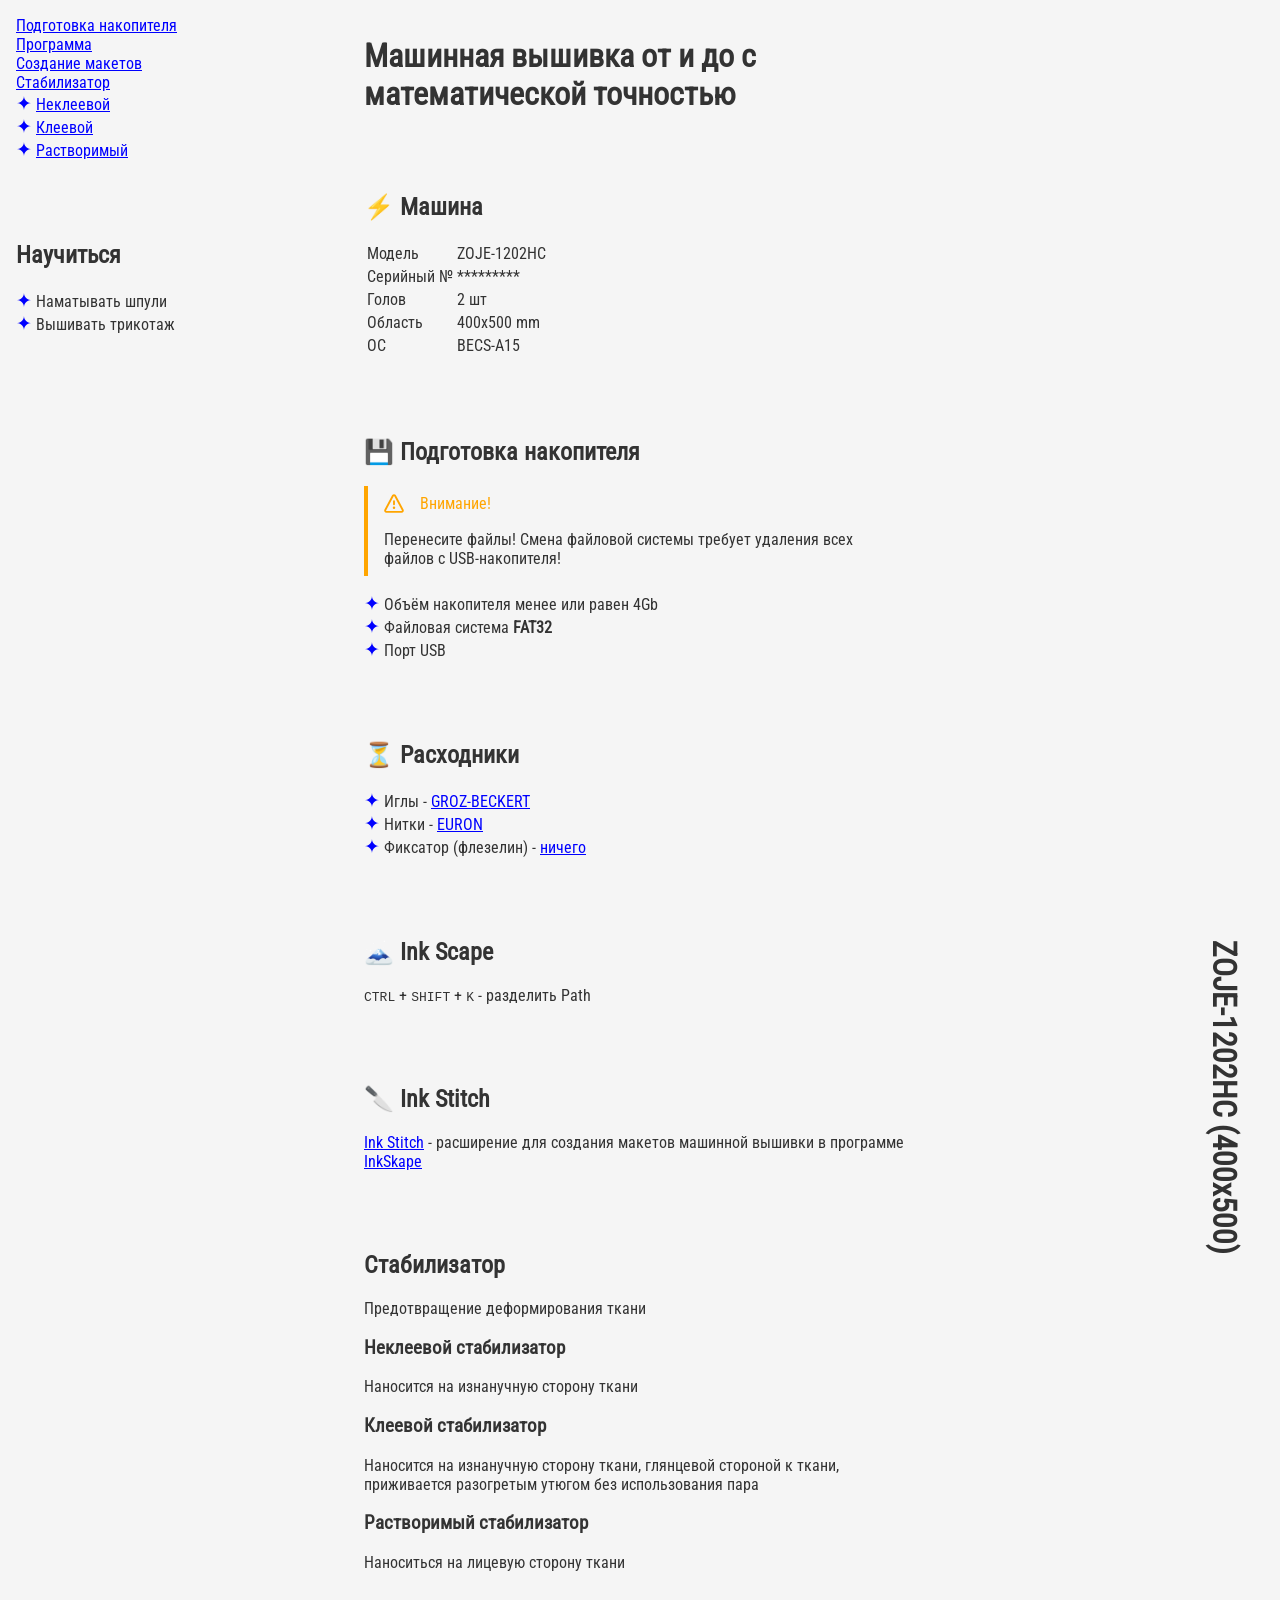
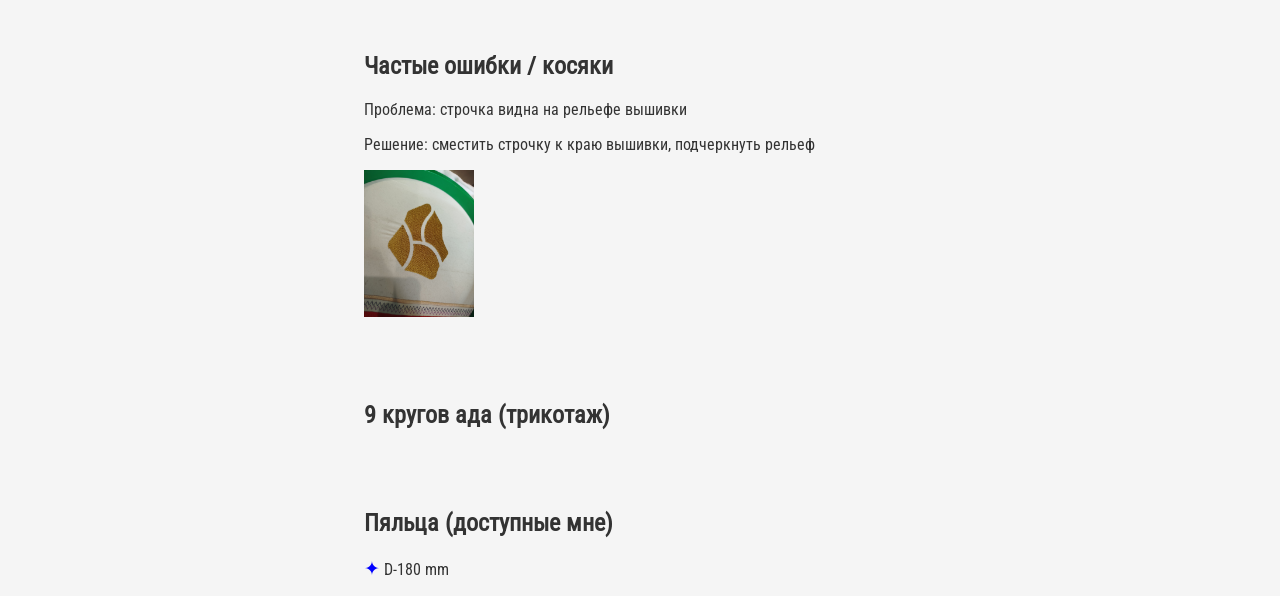
<file: index.html>
<!DOCTYPE html>
<html lang="ru">
<head>
    <meta charset="UTF-8">
    <meta name="viewport" content="width=device-width, initial-scale=1.0">
    <title>Мануал по вышивке</title>
    <!-- общие стили -->
    <link rel="stylesheet" href="css/main.css">
    <!-- уведомления / сноски -->
    <link rel="stylesheet" href="css/alert.css">
</head>
<body>
    <header>
        <nav>
            <ul>
                <li><a href="#usb">Подготовка накопителя</a></li>
                <li><a href="#inkscape">Программа</a></li>
                <li><a href="#">Создание макетов</a></li>
                <li><a href="#interlining">Стабилизатор</a>
                    <ul>
                        <li><a href="#">Неклеевой</a></li>
                        <li><a href="#">Клеевой</a></li>
                        <li><a href="#">Растворимый</a></li>
                    </ul>
                </li>
            </ul>
        </nav>

        <h2>Научиться</h2>
        <ul>
            <li>Наматывать шпули</li>
            <li>Вышивать трикотаж</li>
        </ul>
    </header>
    <main>
        <h1>Машинная вышивка от и до с математической точностью</h1>

        <h2>&#9889; Машина</h2>
        <table>
            <tbody>
                <tr>
                    <td>Модель</td>
                    <td>ZOJE-1202HC</td>
                </tr>
                <tr>
                    <td>Серийный №</td>
                    <td>*********</td>
                </tr>
                <tr>
                    <td>Голов</td>
                    <td>2 шт</td>
                </tr>
                <tr>
                    <td>Область</td>
                    <td>400x500 mm</td>
                </tr>
                <tr>
                    <td>OC</td>
                    <td>BECS-A15</td>
                </tr>
            </tbody>
        </table>
        <div id="poster"></div>

        <h2 id="usb">&#128190; Подготовка накопителя</h2>
        <div class="alert">
            <div class="icon"></div>
            <div class="title">Внимание!</div>
            <p>Перенесите файлы! Смена файловой системы требует удаления всех файлов с USB-накопителя!</p>
        </div>

        <ul>
            <li>Объём накопителя менее или равен 4Gb</li>
            <li>Файловая система <b>FAT32</b></li>
            <li>Порт USB</li>
        </ul>

        <h2>&#9203; Расходники</h2>
        <ul>
            <li>Иглы - <a href="https://portal.groz-beckert.com/germany/sewing/en/products/773232/detail">GROZ-BECKERT</a></li>
            <li>Нитки - <a href="https://www.euronitka.ru/products?selectedBrands[2]=Euron">EURON</a></li>
            <li>Фиксатор (флезелин) - <a href="#">ничего</a></li>
        </ul>

        <h2 id="inkscape">&#128507; Ink Scape</h2>
        <p><kbd>CTRL</kbd> + <kbd>SHIFT</kbd> + <kbd>K</kbd> - разделить Path</p>
        <p></p>

        <h2>&#128298; Ink Stitch</h2>
        <p><a href="https://inkstitch.org/">Ink Stitch</a> - расширение для создания макетов машинной вышивки в программе <a href="https://inkscape.org/">InkSkape</a></p>

        <h2 id="interlining">Стабилизатор</h2>
        <p>Предотвращение деформирования ткани</p>

        <h3>Неклеевой стабилизатор</h3>
        <p>Наносится на изнанучную сторону ткани</p>

        <h3>Клеевой стабилизатор</h3>
        <p>Наносится на изнанучную сторону ткани, глянцевой стороной к ткани, приживается разогретым утюгом без использования пара</p>

        <h3>Растворимый стабилизатор</h3>
        <p>Наноситься на лицевую сторону ткани</p>

        <h2>Частые ошибки / косяки</h2>
        <p>Проблема: строчка видна на рельефе вышивки</p>
        <p>Решение: сместить строчку к краю вышивки, подчеркнуть рельеф</p>
        <img src="img/error/1.jpg" alt="пример косяка">

        <h2>9 кругов ада (трикотаж)</h2>

        <h2>Пяльца (доступные мне)</h2>
        <ul>
            <li>D-180 mm</li>
        </ul>
    </main>
    <footer>
        <h1>ZOJE-1202HC (400x500)</h1>
    </footer>
</body>
</html>
</file>
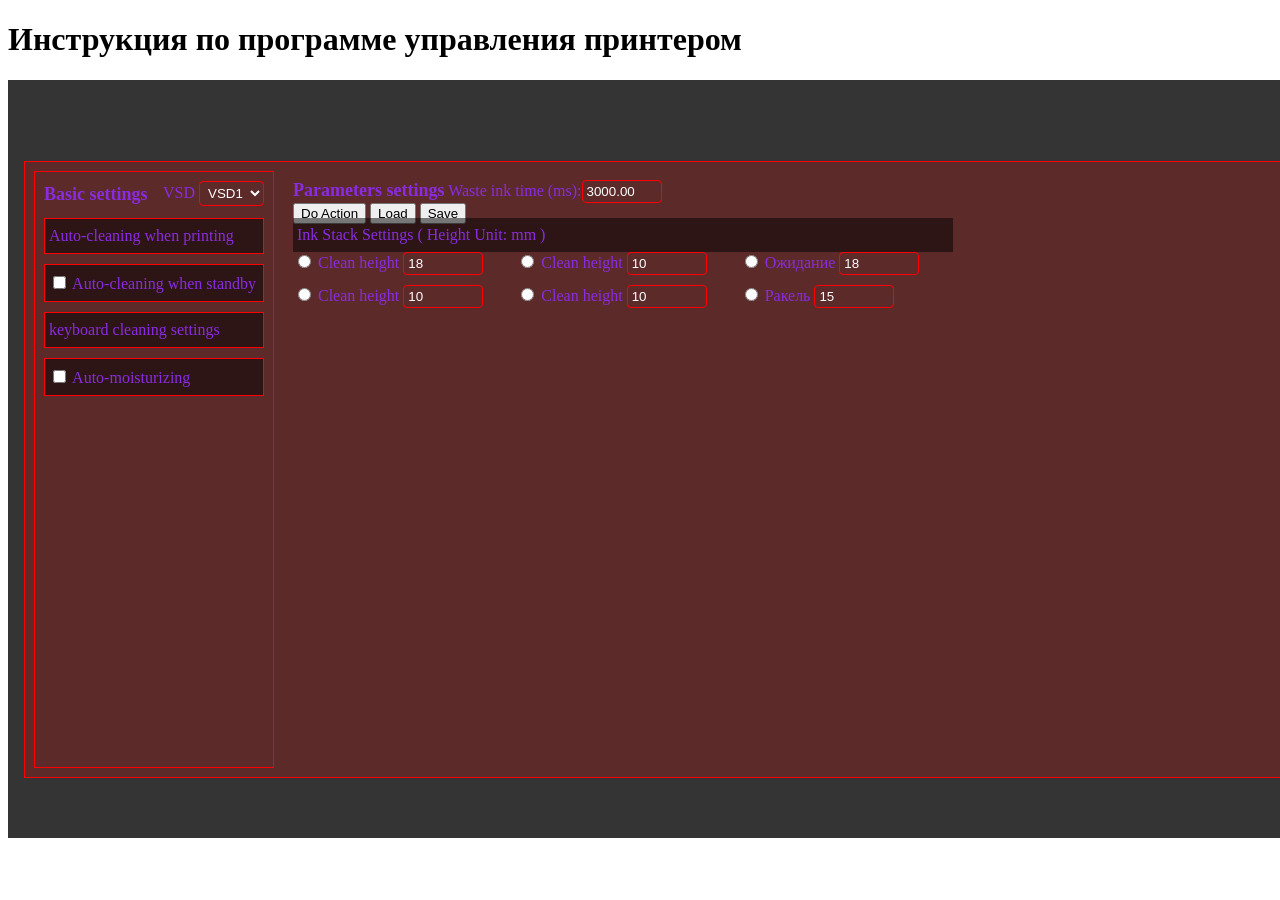
<file: page/dtf_print_manager/index.html>
<!DOCTYPE html>
<html lang="en">
<head>
    <meta charset="UTF-8">
    <meta name="viewport" content="width=device-width, initial-scale=1.0">
    <link rel="stylesheet" href="css/print-settings-clean.css">
    <title>Инструкция по PM</title>
</head>
<body>
    <h1>Инструкция по программе управления принтером</h1>
    <!-- 1380x758px -->
    <div id="print-settings-clean">
        <div id="tab-clean" class="bordered">
            <div class="bordered">
                <div>
                    <span class="area-title">Basic settings</span>
                    <div>
                        <label for="vsd-select">VSD</label>

                        <select name="vsd" id="vsd-select">
                            <option value="vsd1">VSD1</option>
                            <option value="vsd2">VSD2</option>
                            <option value="vsd3">VSD3</option>
                            <option value="vsd4">VSD4</option>
                        </select>
                    </div>
                </div>
                <div class="bordered">
                    <div class="title">Auto-cleaning when printing</div>
                </div>
                <div class="bordered">
                    <div class="title">
                        <input type="checkbox">
                        Auto-cleaning when standby
                    </div>
                </div>
                <div class="bordered">
                    <div class="title">keyboard cleaning settings</div>
                </div>
                <div class="bordered">
                    <div class="title">
                        <input type="checkbox">
                        Auto-moisturizing
                    </div>
                </div>
            </div>
            <div id="parameters-settings">
                <div>
                    <span class="area-title">Parameters settings</span>

                    <label for="">Waste ink time (ms):</label><input type="number" value="3000.00">

                    <div>
                        <button>Do Action</button>
                        <button>Load</button>
                        <button>Save</button>
                    </div>
                </div>
                <div>
                    <div class="title">Ink Stack Settings ( Height Unit: mm )</div>
                    <div id="ink-stack-settings">
                        <div>
                            <input type="radio">
                            <span>Clean height</span>
                            <input type="number" value="18">
                        </div>

                        <div>
                            <input type="radio">
                            <span>Clean height</span>
                            <input type="number" value="10">
                        </div>

                        <div title="Высота при простое принтера (0 - 24 (крайнее значение) )">
                            <input type="radio">
                            <span>Ожидание</span>
                            <input type="number" value="18">
                        </div>

                        <div>
                            <input type="radio">
                            <span>Clean height</span>
                            <input type="number" value="10">
                        </div>

                        <div>
                            <input type="radio">
                            <span>Clean height</span>
                            <input type="number" value="10">
                        </div>

                        <div title="Высота, на которую поднимается ракель (0 - 15 (крайнее значение) )">
                            <input type="radio">
                            <span>Ракель</span>
                            <input type="number" value="15" >
                        </div>
                    </div>
                </div>
                <div></div>
                <div></div>
                <div></div>
                <div></div>
                <div></div>
            </div>
        </div>
    </div>
</body>
</html>
</file>
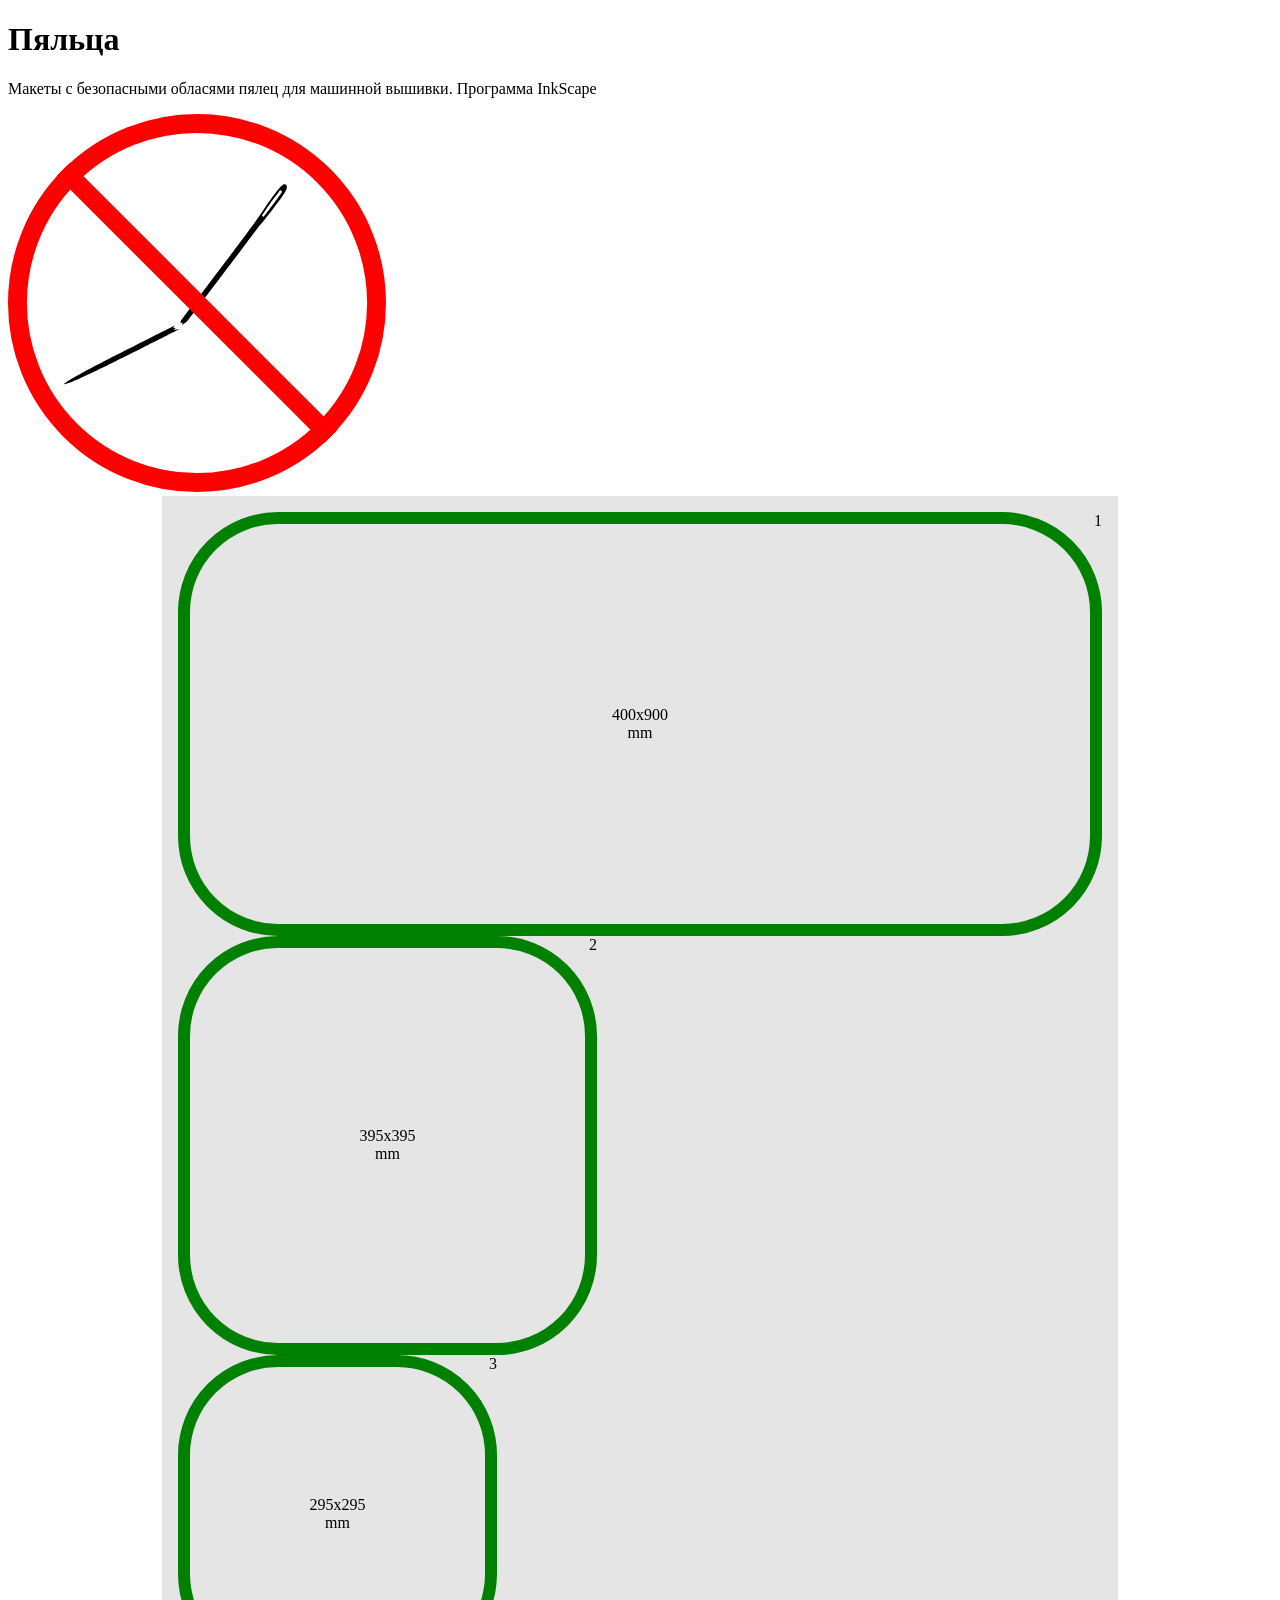
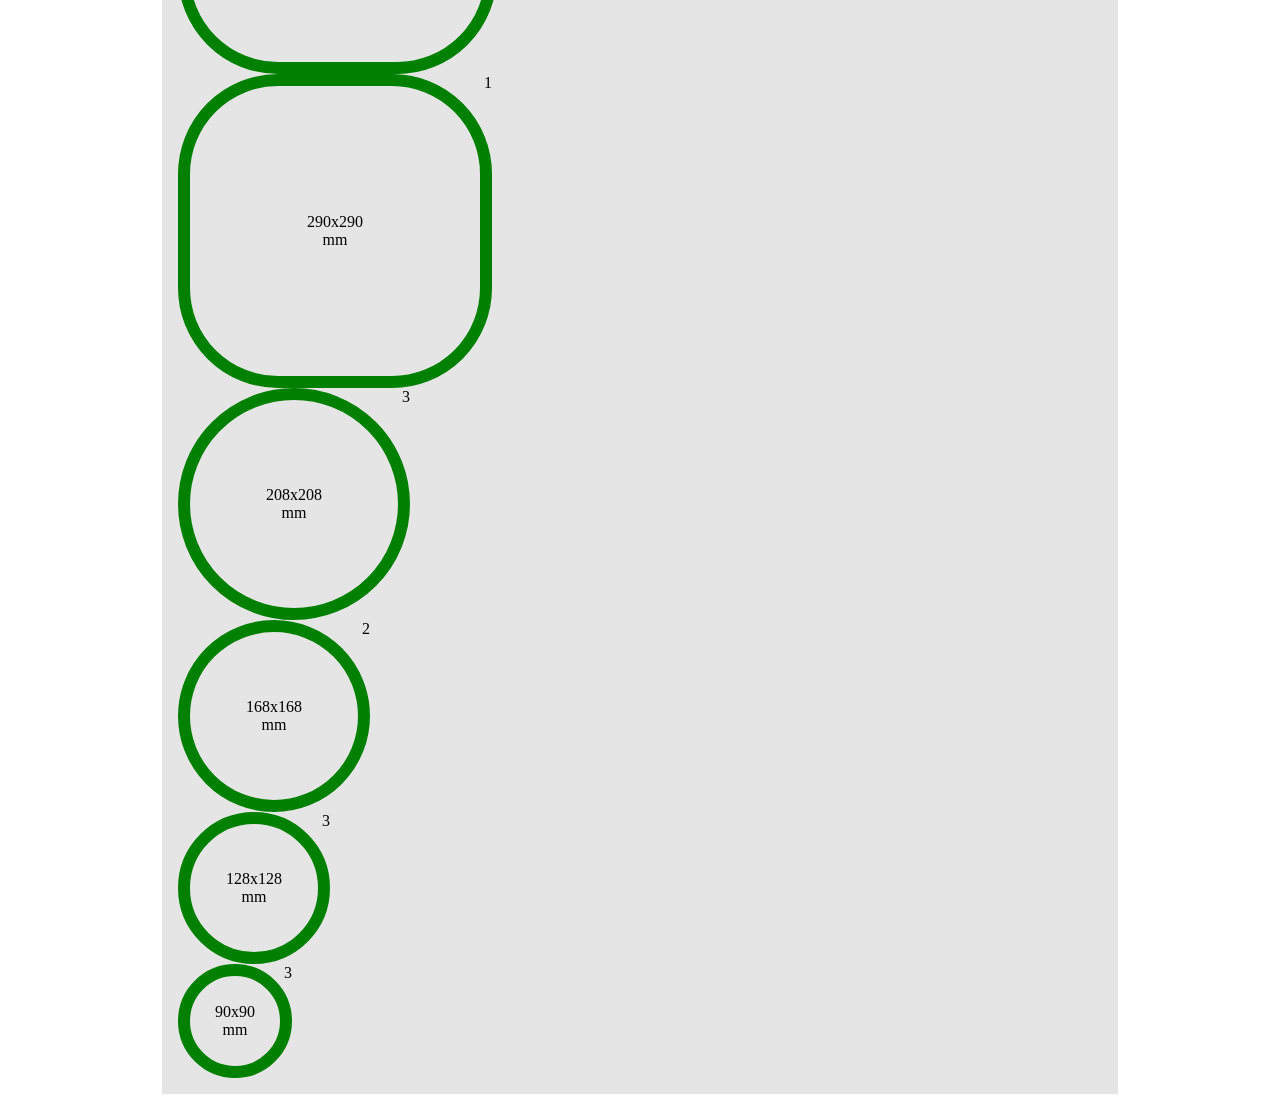
<file: page/frames/index.html>
<!DOCTYPE html>
<html lang="ru">
<head>
    <meta charset="UTF-8">
    <meta name="viewport" content="width=device-width, initial-scale=1.0">
    <link rel="stylesheet" href="style.css">
    <title>Пяльца</title>
</head>
<body>
    <header></header>
    <main>
        <h1>Пяльца</h1>
        <p>Макеты с безопасными обласями пялец для машинной вышивки. Программа InkScape</p>
        <img src="svg/not.svg" alt="Я запрещаю ломать вам иглы об пяльца">
        <div id="cluster"></div>
    </main>
    <footer></footer>
</body>

<script src="data.js"></script>

</html>
</file>
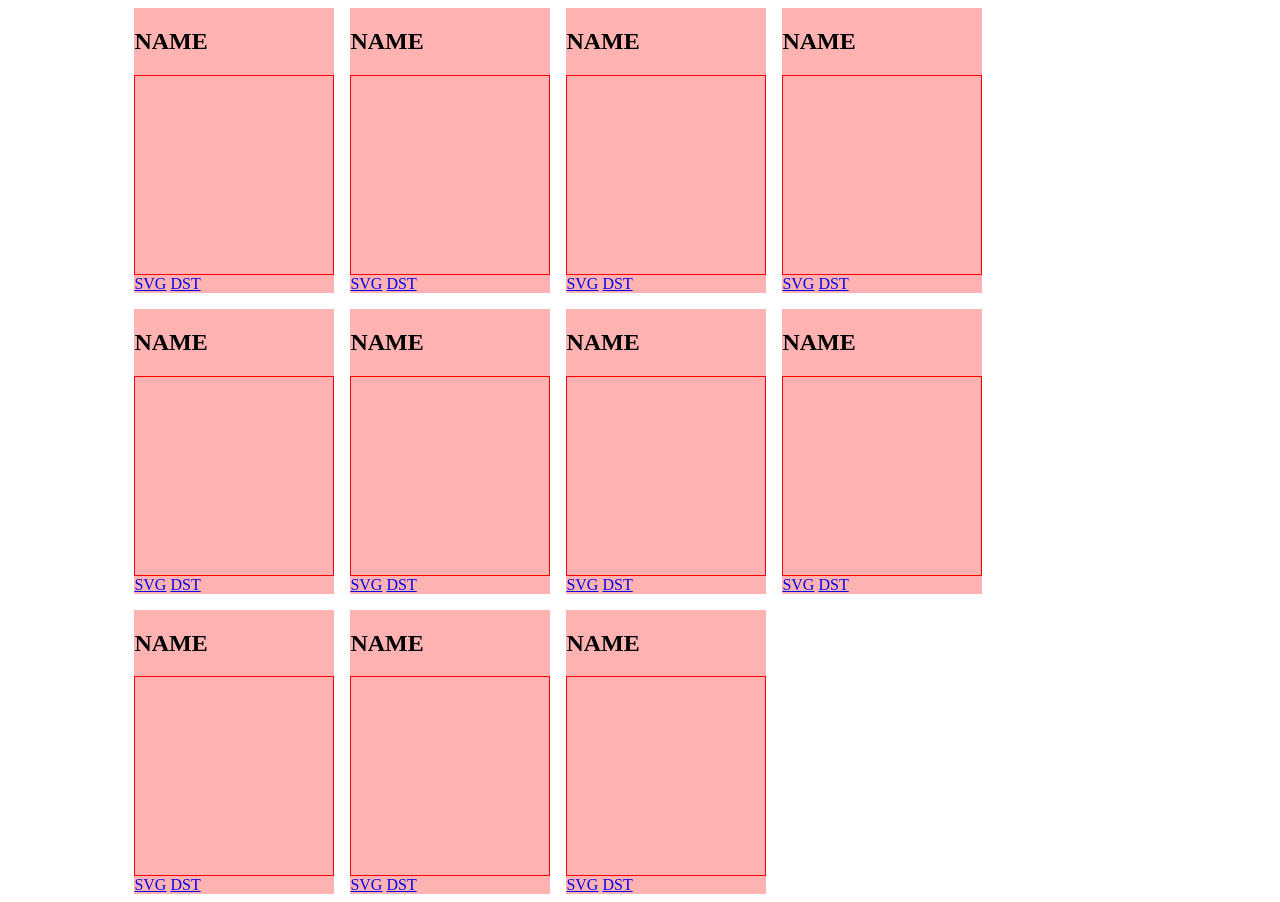
<file: page/storage/index.html>
<!DOCTYPE html>
<html lang="ru">
<head>
    <meta charset="UTF-8">
    <meta name="viewport" content="width=device-width, initial-scale=1.0">
    <link rel="stylesheet" href="style/main.css">
    <title>Хранилище макетов</title>
</head>
<body>
    <header></header>
    <main>
        <div id="cluster"></div>
    </main>
    <footer></footer>
</body>

<!-- построение кластера -->
<script src="script/builder.js"></script>

</html>
</file>
<file: css/main.css>
/* Светлая тема */
:root {
    --text-color: #333333;
    --bg-color: #F5F5F5;
    --a-color: blue;

    box-sizing: border-box;
}

/* Тёмная тема */
@media (prefers-color-scheme: dark) {
    :root {
        --text-color: #f5f5f5;
        --bg-color: #121212;
        --a-color: red;

        box-sizing: border-box;
    }
}

@font-face {
    font-family: 'RobotoCondensed'; /* Имя для использования в стилях */
    src: url('../font/RobotoCondensed/RobotoCondensed-VariableFont_wght.ttf') format('truetype');
    font-weight: 400; /* Начертание: 400=Regular, 700=Bold */
    font-style: normal; /* Стиль: normal или italic */
    font-display: swap; /* Защита от мигания текста */
}

/* Применить ко всему сайту */
::selection {
  background-color: var(--a-color);
  color: var(--text-color);
}

a {
    color: var(--a-color);

    &::selection {
        background-color: var(--a-color);
        color: var(--bg-color);
    }
}

/* выравнивание списков по левому краю */
ul {
    margin: 0;
    padding: 0;
    
    /* Перемещаем маркеры внутрь блока li */
    list-style-position: inside;
} li {
    margin: 0;
    padding: 0;
} li::marker {
    color: var(--a-color);       /* Цвет маркера */
    content: "\2726  ";        /* Заменяем точку на символ или эмодзи 🚀 */
    font-size: 1.2em;     /* Размер маркера */
}

html {
    scroll-behavior: smooth;
}

body {
    min-height: calc(100vh - 2rem);
    margin: 0;
    padding: 1rem;
    display: grid;
    gap: 3rem;
    grid-template-columns: 300px 1fr 300px;
    grid-template-areas: "header main footer";
    color: var(--text-color);
    font-family: 'RobotoCondensed', cursive;
    background-color: var(--bg-color);
}

header {
    height: 100vh;
    position: fixed;
    grid-area: header;

    & nav > ul {
        list-style: none; /* Убирает маркеры (точки) */
        margin: 0;        /* Убирает внешние отступы */
        padding: 0;       /* Убирает внутренние отступы */

        & > li::marker {
            content: "";        /* Заменяем точку на символ или эмодзи 🚀 */
        }
    }
} li {
    margin: 0;
    padding: 0;
} li::marker {
    color: var(--a-color);       /* Цвет маркера */
    content: "\2726  ";        /* Заменяем точку на символ или эмодзи 🚀 */
    font-size: 1.2em;     /* Размер маркера */
}

main {
    grid-area: main;
}

footer {
    grid-area: footer;
    text-align: center;
    -webkit-writing-mode: vertical-rl; /* Для Safari */
    writing-mode: vertical-rl; /* Справа налево, основной метод */
}

video {
    display: block;
    width: auto;
    margin: 0 auto;
    max-width: 100%;
    border: 2px solid #343434;
}

img {
    max-width: 20%;
}

h2 {
    margin-top: 5rem;
}
</file>
<file: css/alert.css>
.alert {
    --size: 20px;

    display: grid;
    grid-template-rows: var(--size) 1fr;
    grid-template-columns: var(--size) 1fr;
    gap: 1rem;
    border-left: 4px solid orange;
    padding: 8px 16px;
    margin: 1rem 0;

    & .icon {
        background-image: url(../svg/a.svg);
        background-position: center;
        background-repeat: no-repeat;
    }

    & .title {
        color: orange;
    }

    & p {
        margin: 0;;
        grid-column: span 2;
    }
}
</file>
<file: page/dtf_print_manager/css/print-settings-clean.css>
:root {
    box-sizing: border-box;
}

select,
input[type="number"] {
    max-width: 70px;
    padding: 3px 4px;
    color: white;
    background-color: transparent;
    border-radius: 4px;
    border-width: var(--border-width);
    border-style: solid;
    border-color: var(--border-color);
}

.title {
    padding: 8px 4px;
    background-color: rgba(0, 0, 0, .5);
}

#print-settings-clean {
    width: 1380px;
    height: 758px;
    background-color: #343434;
    /* background-image: url(../img/print_settings.png); */
    background-repeat: no-repeat;
    background-position: center;
    position: relative;
    color: blueviolet;
}

#print-settings-clean > #tab-clean {
    --width: 1348px;
    --height: 617px;
    --padding: 9px;
    --border-width: 1px;
    --border-color: rgba(255, 0, 0, 1);
    --background-color: rgba(255, 0, 0, .2);

    position: absolute;
    top: 81px;
    left: 16px;
    width: calc( var(--width) - var(--padding)*2 - var(--border-width)*2 );
    height: calc( var(--height) - var(--padding)*2 - var(--border-width)*2 );
    padding: var(--padding);

    display: grid;
    gap: 10px;
    grid-template-columns: 240px 1fr;

    background-color: var(--background-color);

    & > div {
        padding: inherit;
    }

    & > :first-child {
        display: flex;
        flex-wrap: wrap;
        align-content: flex-start;
        gap: 10px;

        & > div {width: 100%}

        & > :first-child {
            display: grid;
            grid-template-columns: 1fr auto;
        }
    }
}

.area-title {
    margin: 3px 0;
    font-size: 18px;
    font-weight: bolder;
}

.bordered {
    border-width: var(--border-width);
    border-style: solid;
    border-color: var(--border-color);
}

#parameters-settings {
    display: grid;
    gap: 10px;
    grid-template-columns: 660px 1fr;
    grid-template-rows: 28px 1fr 1fr 1fr;


    & > :first-child {
        grid-column: span 2;
    }
}

#ink-stack-settings {
    display: grid;
    gap: 10px;
    grid-template-columns: repeat(3, 1fr);
}
</file>
<file: page/frames/style.css>
:root {
    --border-width: 12px;
    --padding: 1rem;
}

#cluster {
    width: calc( 900px + var(--border-width) * 2 );
    padding: var(--padding);
    margin: 0 auto;
    gap: 1rem;
    background-color: rgba(0, 0, 0,.1);
}

.card {
    min-width: 90px;
    min-height: 90px;
    border: var(--border-width) solid green;
    border-radius: 100px;
    display: flex;
    justify-content: center;
    align-items: center;
    text-align: center;
    position: relative;

    &  > div:nth-child(2) {
        position: absolute;
        top: calc( var(--border-width) * -1);
        right: calc( var(--border-width) * -1);
    }
}

.circle {
    border-radius: 100%;
    height: auto;
    aspect-ratio: 1;
}
</file>
<file: page/storage/style/main.css>
#cluster {
    width: 80%;
    margin: auto;
    gap: 1rem;
    display: flex;
    flex-wrap: wrap;
    justify-content: flex-start;
}

.box {
    width: 200px;
    background-color: rgba(255, 0, 0, .3);

    & > .img {
        aspect-ratio: 1;
        border: 1px solid red;
    }
}
</file>
